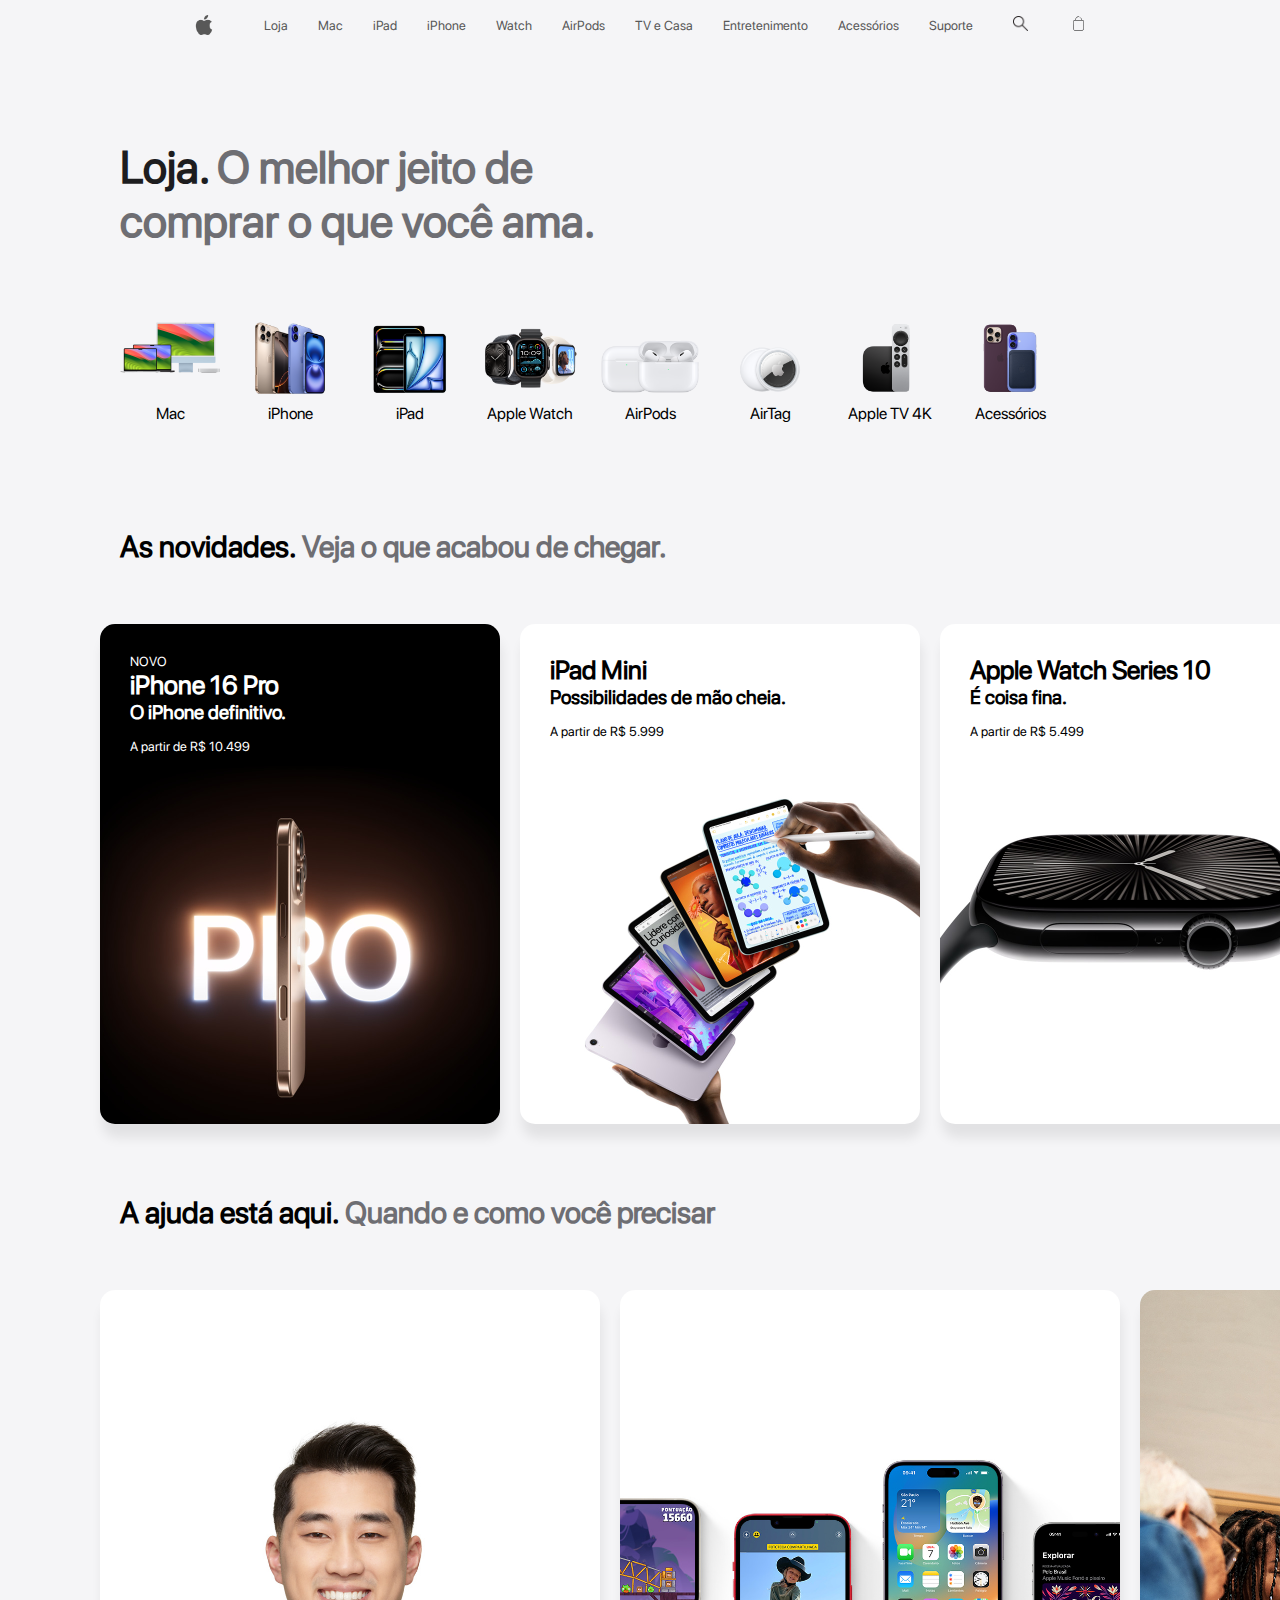
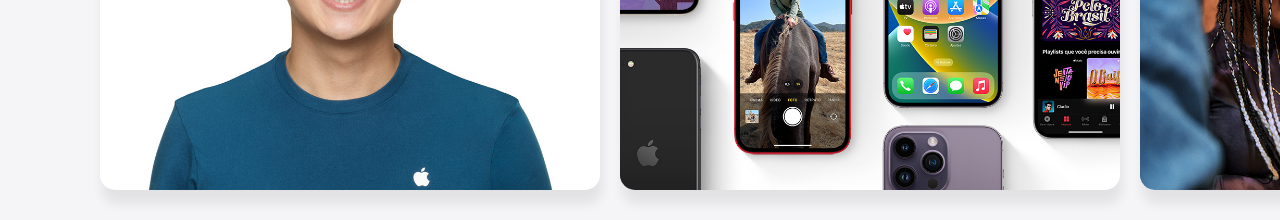
<file: index.html>
<!DOCTYPE html>
<html lang="en">

<head>
  <meta charset="UTF-8">
  <meta http-equiv="X-UA-Compatible" content="IE=edge">
  <meta name="viewport" content="width=device-width, initial-scale=1.0">
  <!DOCTYPE html>
  <html lang="en">

  <head>
    <meta charset="UTF-8">
    <meta http-equiv="X-UA-Compatible" content="IE=edge">
    <meta name="viewport" content="width=device-width, initial-scale=1.0">
    <title>Document</title>
    <link rel="stylesheet" href="style.css">
  </head>

<body>
  <header>
    <img id="logo" src="747__1_-removebg-preview.png" alt="">
    <ul>
      <li>Loja</li>
      <li>Mac</li>
      <li>iPad</li>
      <li>iPhone</li>
      <li>Watch</li>
      <li>AirPods</li>
      <li>TV e Casa</li>
      <li>Entretenimento</li>
      <li>Acessórios</li>
      <li>Suporte</li>
    </ul>
    <div class="icones">
    <img class="icons" src="UIF-121-512.webp" alt="">
    <img class="icons" src="shopping_bag.svg" alt="">
  </div>
  </header>
  <main>
    <h1 id="title">Loja. <span id=titledois>O melhor jeito de<br>comprar o que você ama.</span></h1>
    <div id="box">
      <div id="um" class="container"><p>Mac</p></div>
      <div id="dois" class="container"><p>iPhone</p></div>
      <div id="tres" class="container"><p>iPad</p></div>
      <div id="quatro" class="container"><p>Apple Watch</p></div>
      <div id="cinco" class="container"><p>AirPods</p></div>
      <div id="seis" class="container"><p>AirTag</p></div>
      <div id="sete" class="container"><p>Apple TV 4K</p></div>
      <div id="oito" class="container"><p>Acessórios</p></div>
    </div>

    <h2 id="novidade">
      As novidades.<span id="titletres"> Veja o que acabou de chegar.</span>
    </h2>

    <div class="containerdois">
      <div id="card1" class="content">
        <p>NOVO</p>
        <h1>iPhone 16 Pro</h1>
        <h2>O iPhone definitivo.</h2>
        <br>
        <p>A partir de R$ 10.499</p>
      </div>
      <div id="card2" class="content">
        <h1>iPad Mini</h1>
        <h2>Possibilidades de mão cheia.</h2>
        <br>
        <p>A partir de R$ 5.999</p>
      </div>
      <div id="card3" class="content">
        <h1>Apple Watch Series 10</h1>
        <h2>É coisa fina.</h2>
        <br>
        <p>A partir de R$ 5.499</p>
      </div>
      <div id="card4" class="content">
        <p>NOVO</p>
        <h1>iPhone 16</h1>
        <h2>Poderoso em tudo.</h2>
        <br>
        <p>A partir de R$ 7.799</p>
      </div>
    </div>

    <h2 id="ajuda">
      A ajuda está aqui. <span id="quando">Quando e como você precisar</span>
    </h2>

    <div class="containertres">
      <div id="help1" class="contenttres"></div>
      <div id="help2" class="contenttres"></div>
      <div id="help3" class="contenttres"></div>
      <div id="help4" class="contenttres"></div>
    </div>
  </main>
</body>

</html>
</file>
<file: style.css>
@font-face {
  font-family: "SF";
  src: url('SFPRODISPLAYREGULAR.OTF');
}

* {
  padding: 0;
  margin: 0;
  box-sizing: border-box;
}

body {
  background-color: #F5F5F7;
  font-family: 'SF';
}

ul {
  display: inline-flex;
  gap: 30px;
  list-style-type: none;
}

#logo {
  width: 20px;
  margin-right: 50px;
  transition: 0.4s;
}

#logo:hover {
  filter: brightness(0);
}

header {
  display: flex;
  height: 50px;
  justify-content: center;
  align-items: center;
  font-size: 13px;
  color: #585858;
}

li {
  transition: 0.4s;
}

li:hover {
  cursor: pointer;
  color: black;
}

#title {
  padding: 90px 10px 10px 120px;
  color: #1D1D1F;
}

#titledois {
  color: #6E6E73;
}
 
#title {
  font-size: 45px;
}

#box {
  display: inline-flex;
  padding: 50px 0px 30px 100px;
}

.container {
  margin-left: 20px;
  border-radius: 10px;
  height: 100px;
  width: 100px;
  background-color: #b9b9b99c;
}

.container > p {
  height: 115px;
  display: flex;
  justify-content: center;
  align-items: end;
}

.container > p:hover {
  text-decoration: underline;
}

#novidade {
  padding: 90px 10px 10px 120px;
  font-size: 30px;
}

#titletres {
  color: #6E6E73;
}

.containerdois {
  display: inline-flex;
  padding: 50px 0px 30px 100px;
  gap: 20px;

}

.containerdois div {
    transition: 0.25s;
}

.containerdois div:hover {
  box-shadow: 2px 4px 12px #00000014;
  transform: scale(1.015);
}

.content {
  height: 500px;
  width: 400px;
  background-color: #ffffff;
  gap: 20px;
  border-radius: 15px;
  box-shadow: 2px 14px 12px #00000014;
}

#ajuda {
  padding: 40px 10px 10px 120px;
  font-size: 30px;
}

#quando {
  color: #6E6E73; 
}

.containertres {
  display: inline-flex;
  padding: 50px 0px 30px 100px;
  gap: 20px;
}

.containertres div {
  transition: 0.4s;
}

.containertres div:hover {
box-shadow: 2px 4px 12px #00000014;
transform: scale(1.01);
}


.contenttres {
    height: 500px;
    width: 500px;
    background-color: #ffffff;
    gap: 20px;
    border-radius: 15px;
    box-shadow: 2px 14px 12px #00000014;
}

.sectioncontainer {
  display: flex
}

.icons {
  width: 15px;
  margin-left: 40px;
}

.icons:hover {
  filter: brightness(0);
  cursor: pointer;
}

#um {
  background-image: url('um.png');
  background-size: 100px;
  background-color: #F5F5F7;
  background-repeat: no-repeat;
}

#dois {
  background-image: url('2.png');
  background-size: 110px;
  background-repeat: no-repeat;
  background-position: center;
  background-color: #F5F5F7;
}

#tres {
  background-image: url('3.png');
  background-size: 110px;
  background-repeat: no-repeat;
  background-position: center;
  background-color: #F5F5F7;
}

#quatro {
  background-image: url('4.png');
  background-size: 110px;
  background-repeat: no-repeat;
  background-position: center;
  background-color: #F5F5F7;
}

#cinco {
  background-image: url('5.png');
  background-size: 110px;
  background-repeat: no-repeat;
  background-position: center;
  background-color: #F5F5F7;
}

#seis {
  background-image: url('6.png');
  background-size: 110px;
  background-repeat: no-repeat;
  background-position: center;
  background-color: #F5F5F7;
  background-color: #F5F5F7;
}

#sete {
  background-image: url('7.png');
  background-size: 110px;
  background-repeat: no-repeat;
  background-position: center;
  background-color: #F5F5F7;
}

#oito {
  background-image: url('8.png');
  background-size: 110px;
  background-repeat: no-repeat;
  background-position: center;
  background-color: #F5F5F7;
}

.containerdois {
  background-position: center;
  background-repeat: no-repeat;
}

#card1 {
  color: white;
  padding: 30px;
  font-size: 13px;
  background-image: url('store-card-1.jfif');
  background-size: cover;
  background-position: center;
}

#card2 {
  padding: 30px;
  font-size: 13px;
  background-image: url('store-card-2.jfif');
  background-size: cover;
  background-position: center;
}

#card3 {
  padding: 30px;
  font-size: 13px;
  background-image: url('store-card-3.jfif');
  background-size: cover;
  background-position: center;
}

#card4 {
  color: white;
  padding: 30px;
  font-size: 13px;
  background-image: url('store-card-4.jfif');
  background-size: cover;
  background-position: center;
}

#help1 {
  background-image: url('help-card-1.jfif');
  background-size: cover;
  background-position: center;
}

#help2 {
  background-image: url('help-card-2.jfif');
  background-size: cover;
  background-position: center;
}

#help3 {
  background-image: url('help-card-3.jfif');
  background-size: cover;
  background-position: center;
}

#help4 {
  background-image: url('help-card-4.jfif');
  background-size: cover;
  background-position: center;
}

@media (max-width: 830px) {
  ul {
    display: none;
  }

  header {
    justify-content: space-between;
    margin: 0px 15px;
  }
}
</file>
